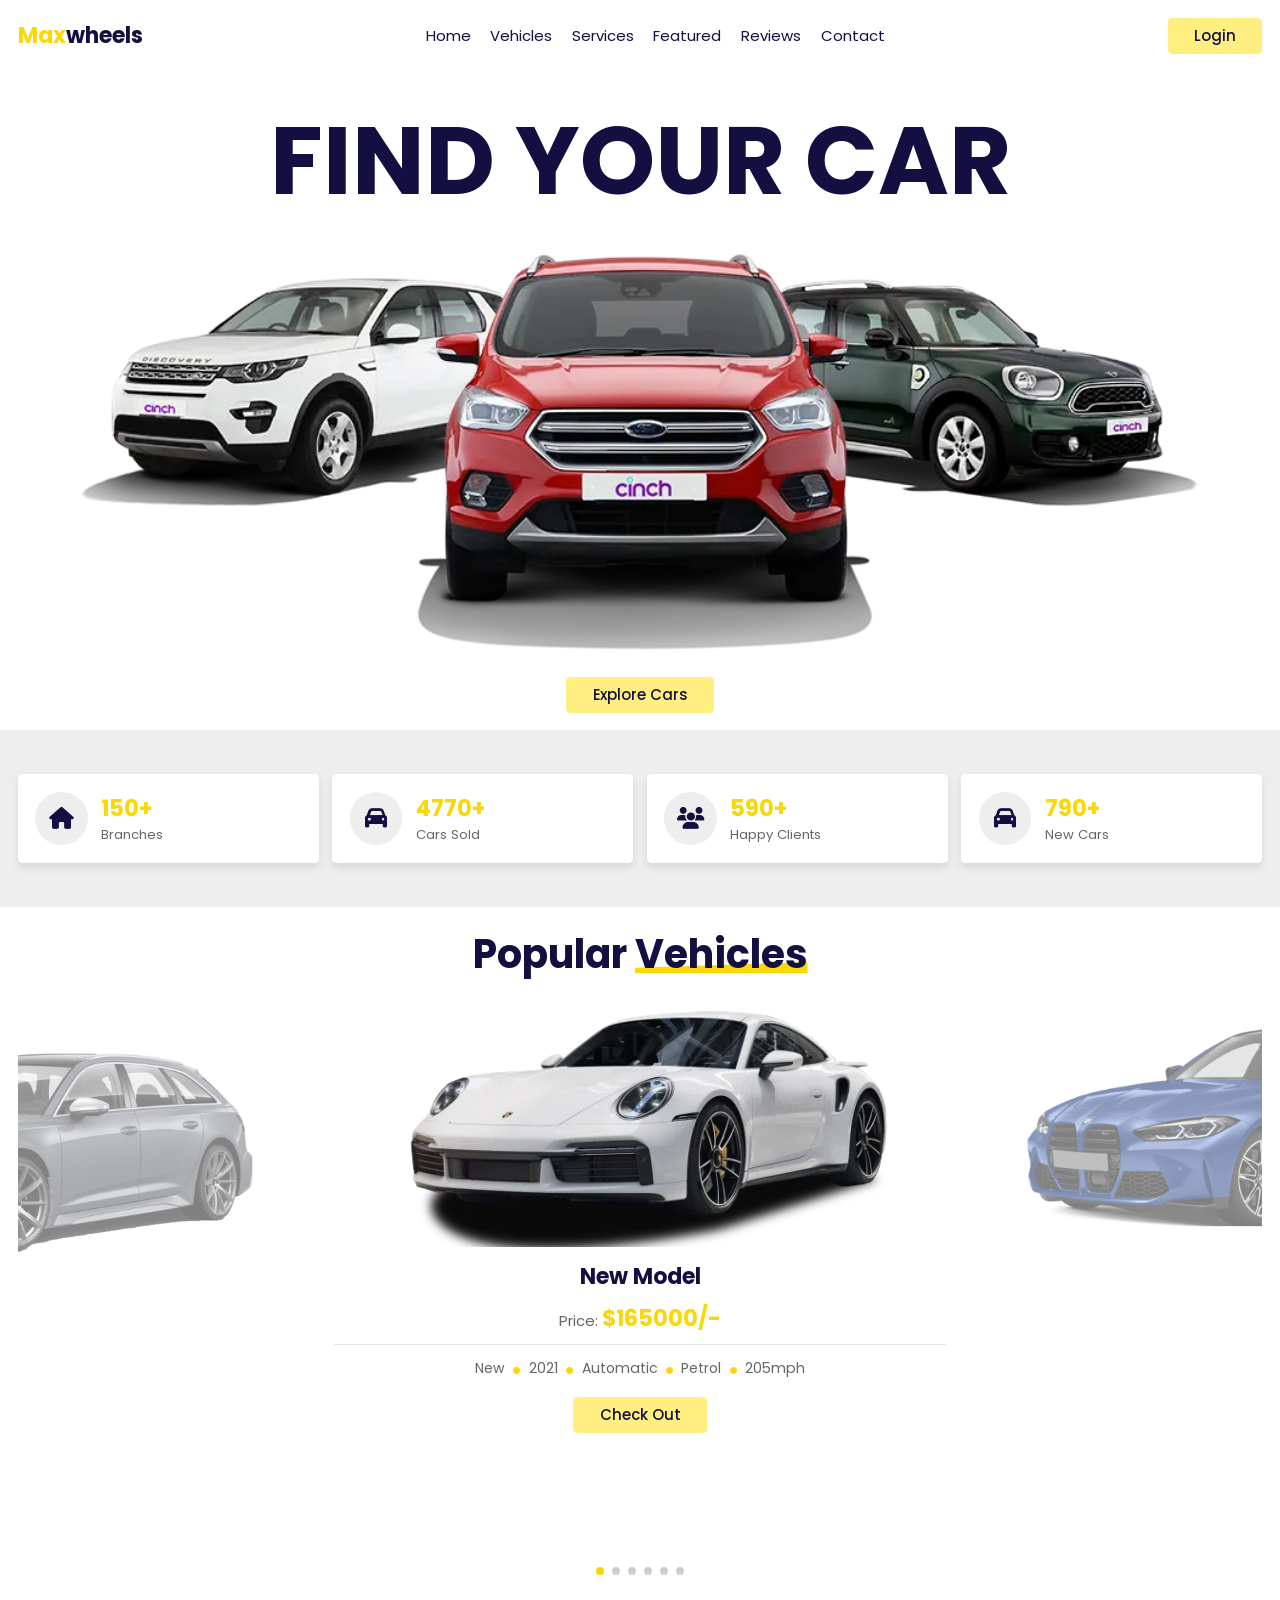
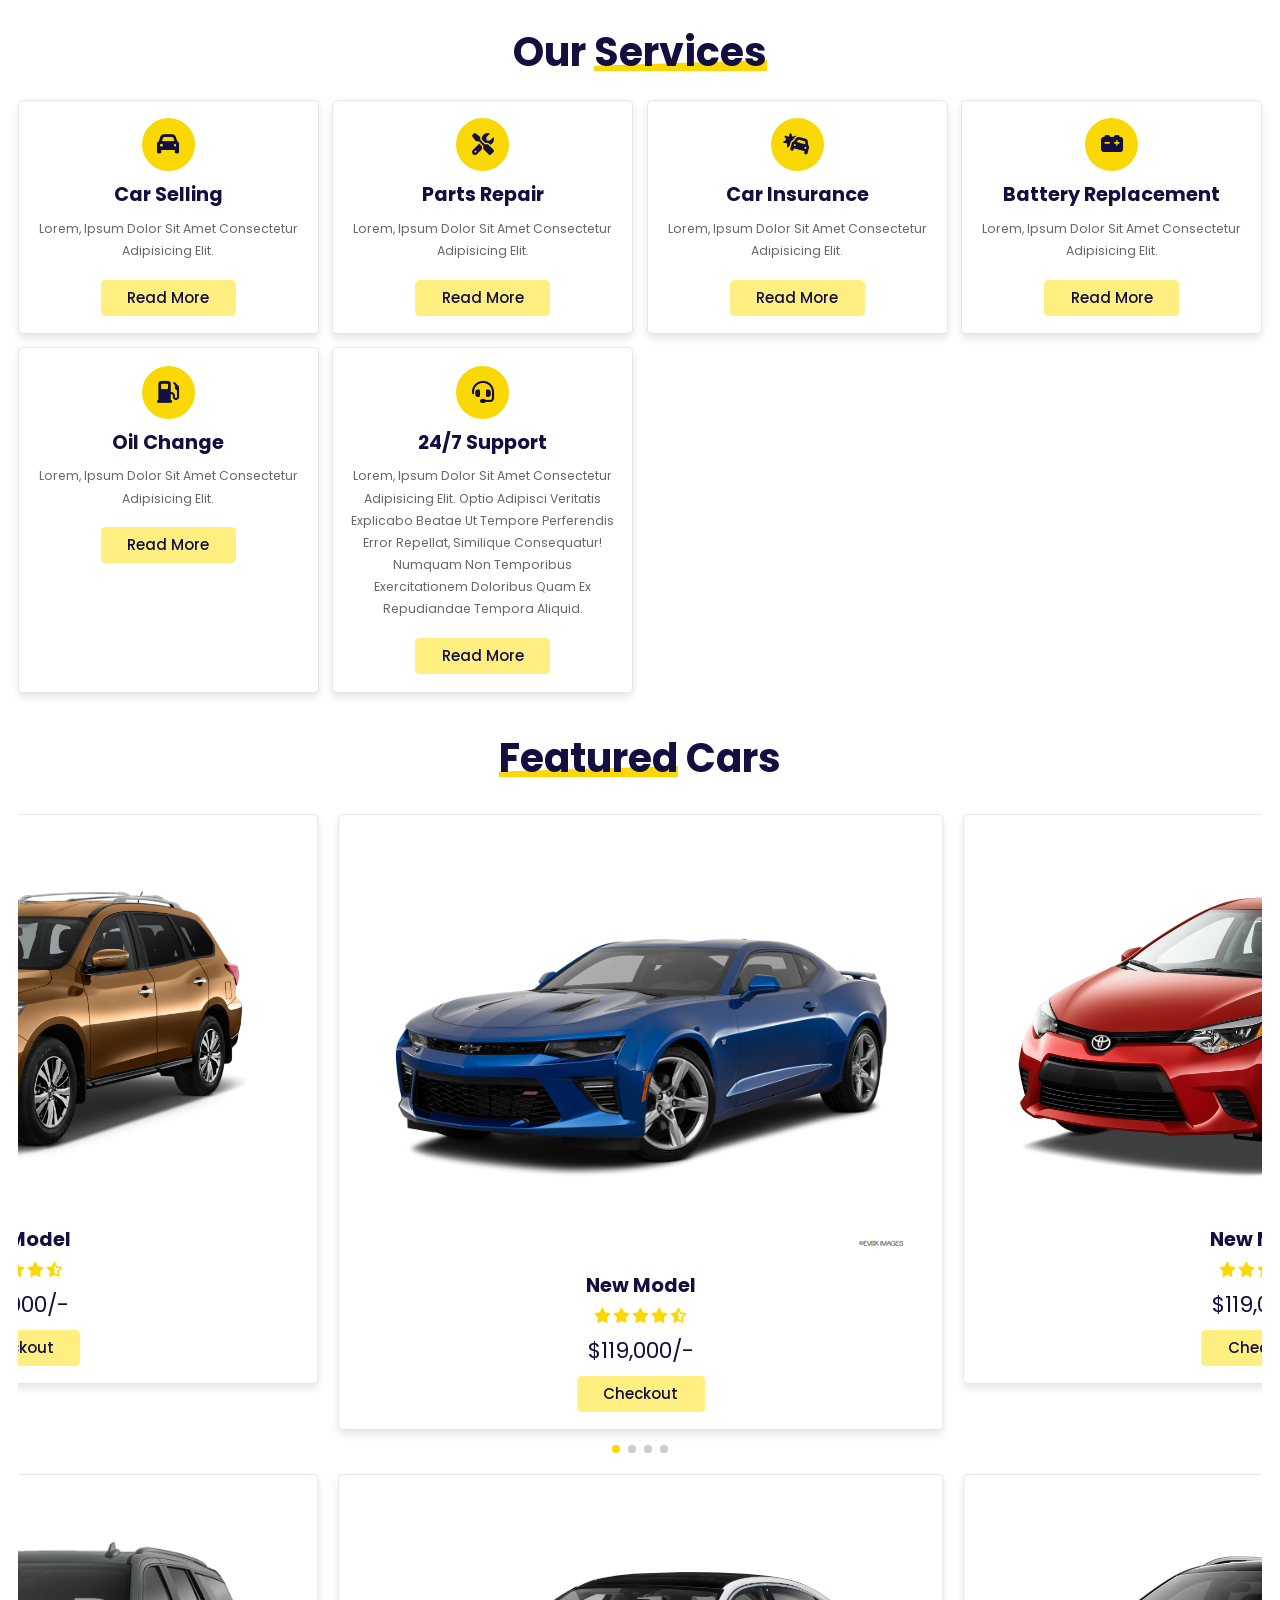
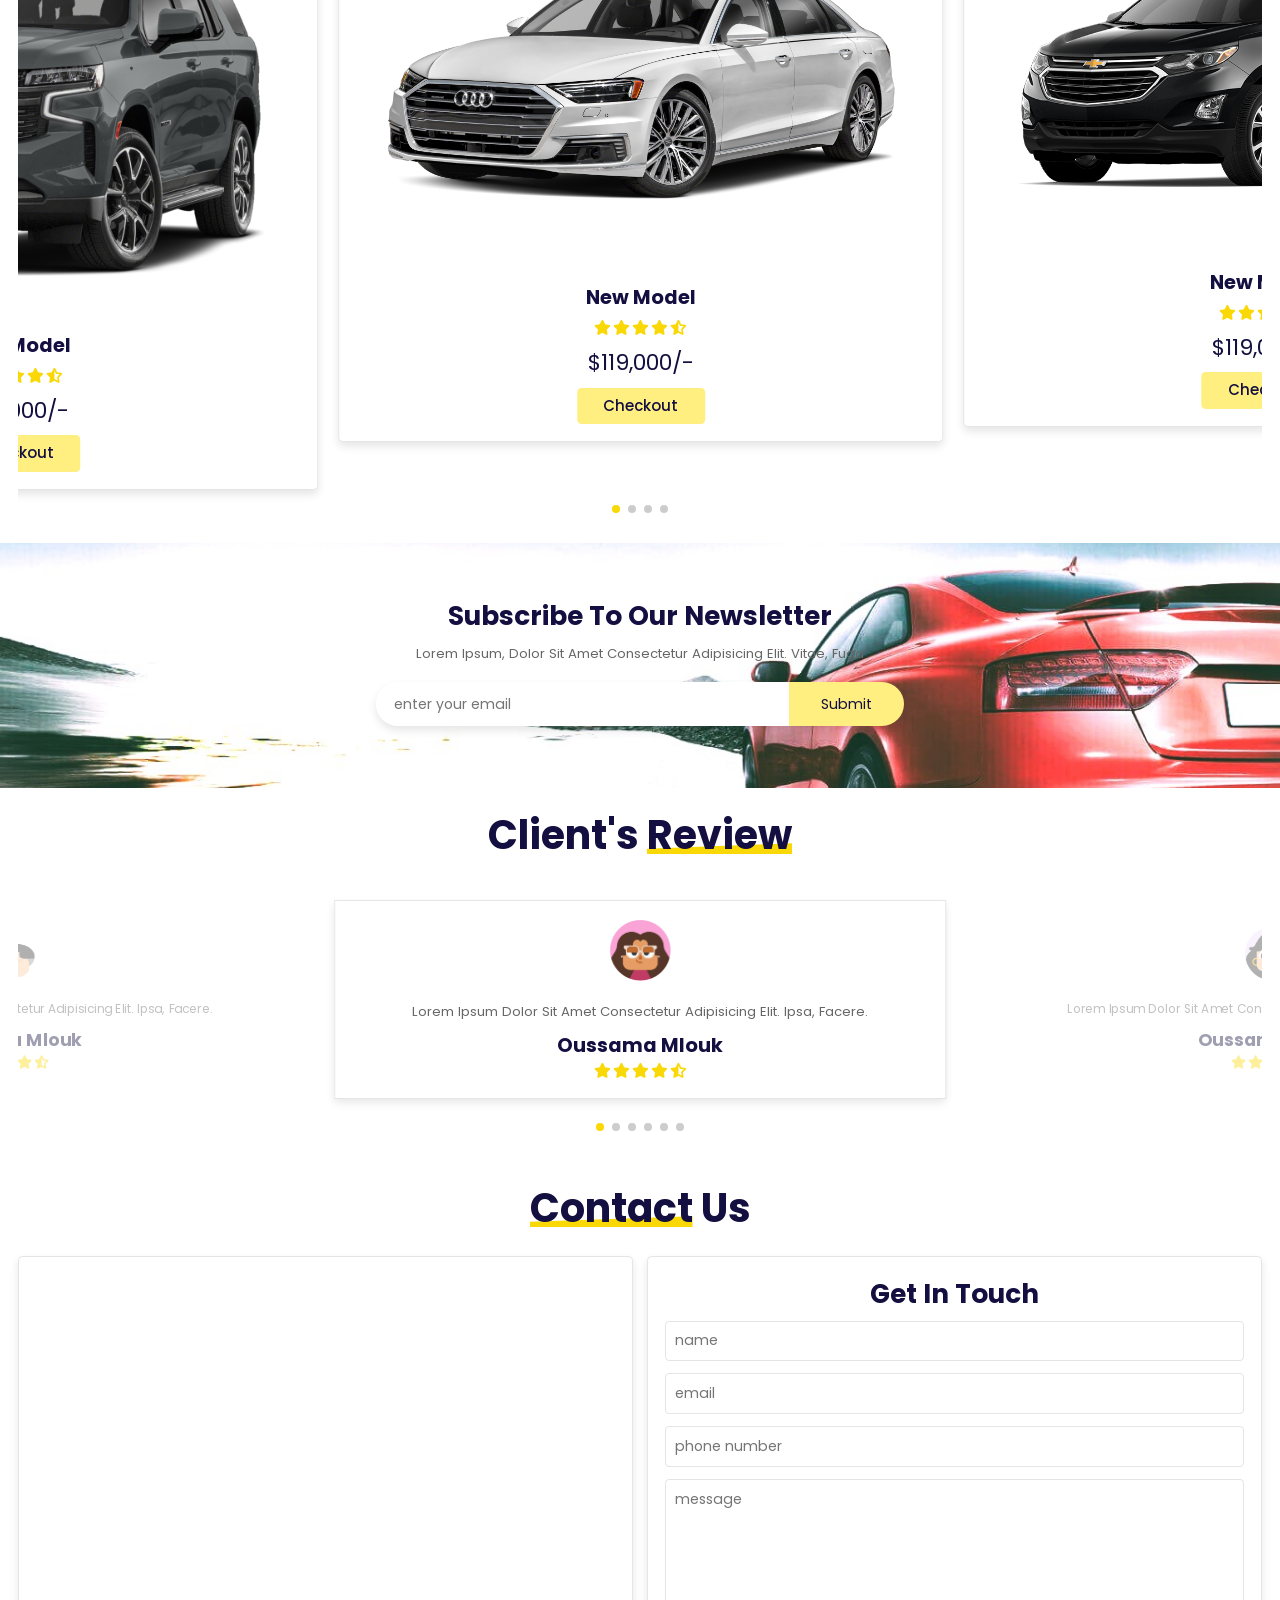
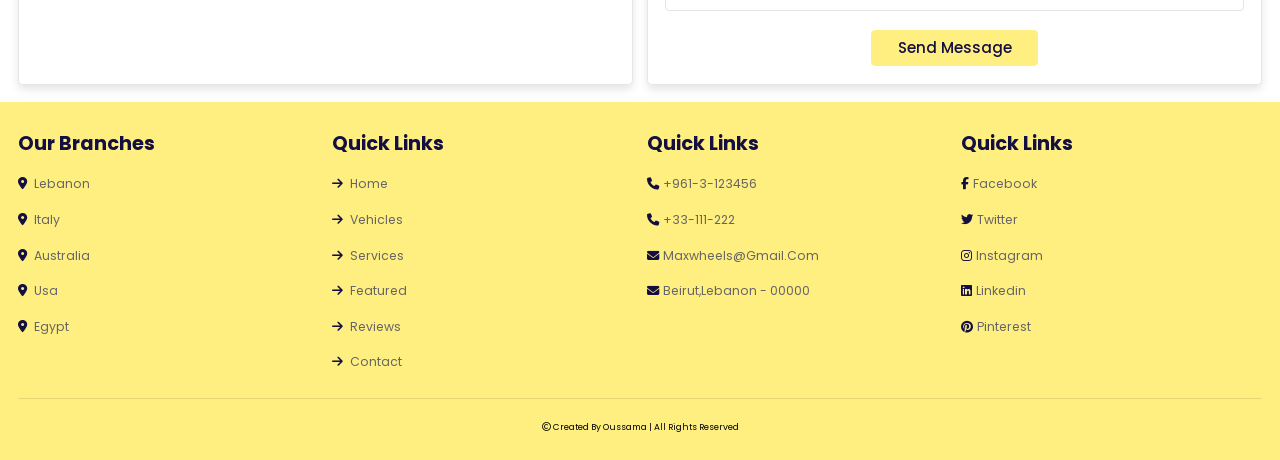
<file: index.html>
<!DOCTYPE html>
<html lang="en">
  <head>
    <meta charset="UTF-8" />
    <meta name="viewport" content="width=device-width, initial-scale=1.0" />
    <title>Car Selling Website</title>
    <link
      rel="stylesheet"
      href="https://cdn.jsdelivr.net/npm/swiper@11/swiper-bundle.min.css"
    />
    <link
      rel="stylesheet"
      href="https://cdnjs.cloudflare.com/ajax/libs/font-awesome/6.5.1/css/all.min.css"
    />
    <link rel="stylesheet" href="css/style.css" />
  </head>
  <body>
    <header class="header">
      <div id="menu-btn" class="fas fa-bars"></div>
      <a href="#" class="logo"><span>max</span>wheels</a>
      <nav class="navbar">
        <a href="#home">home</a>
        <a href="#vehicles">vehicles</a>
        <a href="#services">services</a>
        <a href="#featured">featured</a>
        <a href="#reviews">reviews</a>
        <a href="#contact">contact</a>
      </nav>
      <div id="login-btn">
        <button class="btn">login</button>
        <i class="far fa-user"></i>
      </div>
    </header>
    <!--header section ends-->

    <!--login form-->

    <div class="login-form-container">
      <span class="fas fa-times" id="close-login-form"></span>

      <form action="">
        <h3>user login</h3>
        <input type="email" placeholder="email" class="box" />
        <input type="password" placeholder="password" class="box" />
        <p>forgot your password? <a href="#">Click Here</a></p>
        <input type="submit" value="login now" class="btn" />
        <p>or login with</p>
        <div class="buttons">
          <a href="#" class="btn">google</a>
          <a href="#" class="btn">facebook</a>
        </div>
        <p>don't have an account? <a href="#">Sign up</a></p>
      </form>
    </div>

    <!--home section-->

    <section class="home" id="home">
      <h1 class="home-parallax" data-speed="-2">find your car</h1>
      <img
        class="home-parallax"
        data-speed="5"
        src="./assets/home.png"
        alt=""
      />
      <a href="#" class="btn home-parallax" data-speed="7"> explore cars </a>
    </section>

    <!--icons section-->

    <section class="icons-container">
      <div class="icons">
        <i class="fas fa-home"></i>
        <div class="content">
          <h3>150+</h3>
          <p>branches</p>
        </div>
      </div>

      <div class="icons">
        <i class="fas fa-car"></i>
        <div class="content">
          <h3>4770+</h3>
          <p>cars sold</p>
        </div>
      </div>

      <div class="icons">
        <i class="fas fa-users"></i>
        <div class="content">
          <h3>590+</h3>
          <p>happy clients</p>
        </div>
      </div>

      <div class="icons">
        <i class="fas fa-car"></i>
        <div class="content">
          <h3>790+</h3>
          <p>new cars</p>
        </div>
      </div>
    </section>

    <!--vehicles section-->

    <section class="vehicles" id="vehicles">
      <h1 class="heading">popular <span>vehicles</span></h1>

      <div class="swiper vehicles-slider">
        <div class="swiper-wrapper">
          <div class="swiper-slide box">
            <img src="./assets/vehicles/turbo s.png" alt="porsche" />
            <div class="content">
              <h3>new model</h3>
              <div class="price"><span>price: </span> $165000/-</div>
              <p>
                new
                <span class="fas fa-circle"></span> 2021
                <span class="fas fa-circle"></span> automatic
                <span class="fas fa-circle"></span> petrol
                <span class="fas fa-circle"></span> 205mph
              </p>
              <a href="#" class="btn">check out</a>
            </div>
          </div>

          <div class="swiper-slide box">
            <img src="./assets/vehicles/m3.png" alt="porsche" />
            <div class="content">
              <h3>new model</h3>
              <div class="price"><span>price: </span> $73999/-</div>
              <p>
                new
                <span class="fas fa-circle"></span> 2022
                <span class="fas fa-circle"></span> automatic
                <span class="fas fa-circle"></span> petrol
                <span class="fas fa-circle"></span> 155mph
              </p>
              <a href="#" class="btn">check out</a>
            </div>
          </div>

          <div class="swiper-slide box">
            <img src="./assets/vehicles/multivan.png" alt="porsche" />
            <div class="content">
              <h3>new model</h3>
              <div class="price"><span>price: </span> $73999/-</div>
              <p>
                new
                <span class="fas fa-circle"></span> 2024
                <span class="fas fa-circle"></span> manual
                <span class="fas fa-circle"></span> diesel
                <span class="fas fa-circle"></span> 134mph
              </p>
              <a href="#" class="btn">check out</a>
            </div>
          </div>

          <div class="swiper-slide box">
            <img src="./assets/vehicles/sportage.png" alt="porsche" />
            <div class="content">
              <h3>new model</h3>
              <div class="price"><span>price: </span> $24795/-</div>
              <p>
                new
                <span class="fas fa-circle"></span> 2019
                <span class="fas fa-circle"></span> automatic
                <span class="fas fa-circle"></span> petrol
                <span class="fas fa-circle"></span> 112mph
              </p>
              <a href="#" class="btn">check out</a>
            </div>
          </div>

          <div class="swiper-slide box">
            <img src="./assets/vehicles/amg.png" alt="porsche" />
            <div class="content">
              <h3>new model</h3>
              <div class="price"><span>price: </span> $116,895/-</div>
              <p>
                new
                <span class="fas fa-circle"></span> 2020
                <span class="fas fa-circle"></span> automatic
                <span class="fas fa-circle"></span> petrol
                <span class="fas fa-circle"></span> 189mph
              </p>
              <a href="#" class="btn">check out</a>
            </div>
          </div>

          <div class="swiper-slide box">
            <img src="./assets/vehicles/rs6.png" alt="porsche" />
            <div class="content">
              <h3>new model</h3>
              <div class="price"><span>price: </span> $117,595/-</div>
              <p>
                new
                <span class="fas fa-circle"></span> 2022
                <span class="fas fa-circle"></span> automatic
                <span class="fas fa-circle"></span> petrol
                <span class="fas fa-circle"></span> 191mph
              </p>
              <a href="#" class="btn">check out</a>
            </div>
          </div>
        </div>

        <div class="swiper-pagination"></div>
      </div>
    </section>

    <!--services section-->

    <section class="services" id="services">
      <h1 class="heading">our <span>services</span></h1>
      <div class="box-container">
        <div class="box">
          <i class="fas fa-car"></i>
          <h3>car selling</h3>
          <p>Lorem, ipsum dolor sit amet consectetur adipisicing elit.</p>
          <a href="#" class="btn">read more</a>
        </div>

        <div class="box">
          <i class="fas fa-tools"></i>
          <h3>parts repair</h3>
          <p>Lorem, ipsum dolor sit amet consectetur adipisicing elit.</p>
          <a href="#" class="btn">read more</a>
        </div>

        <div class="box">
          <i class="fas fa-car-crash"></i>
          <h3>car insurance</h3>
          <p>Lorem, ipsum dolor sit amet consectetur adipisicing elit.</p>
          <a href="#" class="btn">read more</a>
        </div>

        <div class="box">
          <i class="fas fa-car-battery"></i>
          <h3>battery replacement</h3>
          <p>Lorem, ipsum dolor sit amet consectetur adipisicing elit.</p>
          <a href="#" class="btn">read more</a>
        </div>

        <div class="box">
          <i class="fas fa-gas-pump"></i>
          <h3>oil change</h3>
          <p>Lorem, ipsum dolor sit amet consectetur adipisicing elit.</p>
          <a href="#" class="btn">read more</a>
        </div>

        <div class="box">
          <i class="fas fa-headset"></i>
          <h3>24/7 support</h3>
          <p>
            Lorem, ipsum dolor sit amet consectetur adipisicing elit. Optio
            adipisci veritatis explicabo beatae ut tempore perferendis error
            repellat, similique consequatur! Numquam non temporibus
            exercitationem doloribus quam ex repudiandae tempora aliquid.
          </p>
          <a href="#" class="btn">read more</a>
        </div>
      </div>
    </section>

    <!--featured section-->

    <section class="featured" id="featured">
      <h1 class="heading"><span>featured</span> cars</h1>
      <div class="swiper featured-slider">
        <div class="swiper-wrapper">
          <div class="swiper-slide box">
            <img src="./assets/vehicles/camaro.png" alt="" />
            <h3>new model</h3>
            <div class="stars">
              <i class="fas fa-star"></i>
              <i class="fas fa-star"></i>
              <i class="fas fa-star"></i>
              <i class="fas fa-star"></i>
              <i class="fas fa-star-half-alt"></i>
            </div>
            <div class="price">$119,000/-</div>
            <a href="#" class="btn">checkout</a>
          </div>

          <div class="swiper-slide box">
            <img src="./assets/vehicles/corolla.png" alt="" />
            <h3>new model</h3>
            <div class="stars">
              <i class="fas fa-star"></i>
              <i class="fas fa-star"></i>
              <i class="fas fa-star"></i>
              <i class="fas fa-star"></i>
              <i class="fas fa-star-half-alt"></i>
            </div>
            <div class="price">$119,000/-</div>
            <a href="#" class="btn">checkout</a>
          </div>

          <div class="swiper-slide box">
            <img src="./assets/vehicles/tundra.png" alt="" />
            <h3>new model</h3>
            <div class="stars">
              <i class="fas fa-star"></i>
              <i class="fas fa-star"></i>
              <i class="fas fa-star"></i>
              <i class="fas fa-star"></i>
              <i class="fas fa-star-half-alt"></i>
            </div>
            <div class="price">$119,000/-</div>
            <a href="#" class="btn">checkout</a>
          </div>

          <div class="swiper-slide box">
            <img src="./assets/vehicles/pathfinder.png" alt="" />
            <h3>new model</h3>
            <div class="stars">
              <i class="fas fa-star"></i>
              <i class="fas fa-star"></i>
              <i class="fas fa-star"></i>
              <i class="fas fa-star"></i>
              <i class="fas fa-star-half-alt"></i>
            </div>
            <div class="price">$119,000/-</div>
            <a href="#" class="btn">checkout</a>
          </div>
        </div>

        <div class="swiper-pagination"></div>
      </div>

      <div class="swiper featured-slider">
        <div class="swiper-wrapper">
          <div class="swiper-slide box">
            <img src="./assets/vehicles/audi a8.png" alt="" />
            <h3>new model</h3>
            <div class="stars">
              <i class="fas fa-star"></i>
              <i class="fas fa-star"></i>
              <i class="fas fa-star"></i>
              <i class="fas fa-star"></i>
              <i class="fas fa-star-half-alt"></i>
            </div>
            <div class="price">$119,000/-</div>
            <a href="#" class="btn">checkout</a>
          </div>

          <div class="swiper-slide box">
            <img src="./assets/vehicles/equinox.png" alt="" />
            <h3>new model</h3>
            <div class="stars">
              <i class="fas fa-star"></i>
              <i class="fas fa-star"></i>
              <i class="fas fa-star"></i>
              <i class="fas fa-star"></i>
              <i class="fas fa-star-half-alt"></i>
            </div>
            <div class="price">$119,000/-</div>
            <a href="#" class="btn">checkout</a>
          </div>

          <div class="swiper-slide box">
            <img src="./assets/vehicles/rio.png" alt="" />
            <h3>new model</h3>
            <div class="stars">
              <i class="fas fa-star"></i>
              <i class="fas fa-star"></i>
              <i class="fas fa-star"></i>
              <i class="fas fa-star"></i>
              <i class="fas fa-star-half-alt"></i>
            </div>
            <div class="price">$119,000/-</div>
            <a href="#" class="btn">checkout</a>
          </div>

          <div class="swiper-slide box">
            <img src="./assets/vehicles/tahoe.png" alt="" />
            <h3>new model</h3>
            <div class="stars">
              <i class="fas fa-star"></i>
              <i class="fas fa-star"></i>
              <i class="fas fa-star"></i>
              <i class="fas fa-star"></i>
              <i class="fas fa-star-half-alt"></i>
            </div>
            <div class="price">$119,000/-</div>
            <a href="#" class="btn">checkout</a>
          </div>
        </div>

        <div class="swiper-pagination"></div>
      </div>
    </section>

    <!--newsletter section-->

    <section class="newsletter">
      <h3>subscribe to our newsletter</h3>

      <p>
        Lorem ipsum, dolor sit amet consectetur adipisicing elit. Vitae, fuga
      </p>
      <form action="">
        <input type="email" placeholder="enter your email" />
        <input type="submit" class="subscribe" />
      </form>
    </section>

    <!--review section-->

    <section class="reviews" id="reviews">
      <h1 class="heading">client's <span>review</span></h1>
      <div class="swiper reviews-slider">
        <div class="swiper-wrapper">
          <div class="swiper-slide box">
            <img src="./assets/reviews/1.jpg" alt="" />
            <div class="content">
              <p>
                Lorem ipsum dolor sit amet consectetur adipisicing elit. Ipsa,
                facere.
              </p>
              <h3>Oussama Mlouk</h3>
              <div class="stars">
                <i class="fas fa-star"></i>
                <i class="fas fa-star"></i>
                <i class="fas fa-star"></i>
                <i class="fas fa-star"></i>
                <i class="fas fa-star-half-alt"></i>
              </div>
            </div>
          </div>

          <div class="swiper-slide box">
            <img src="./assets/reviews/2.jpg" alt="" />
            <div class="content">
              <p>
                Lorem ipsum dolor sit amet consectetur adipisicing elit. Ipsa,
                facere.
              </p>
              <h3>Oussama Mlouk</h3>
              <div class="stars">
                <i class="fas fa-star"></i>
                <i class="fas fa-star"></i>
                <i class="fas fa-star"></i>
                <i class="fas fa-star"></i>
                <i class="fas fa-star-half-alt"></i>
              </div>
            </div>
          </div>

          <div class="swiper-slide box">
            <img src="./assets/reviews/3.jpg" alt="" />
            <div class="content">
              <p>
                Lorem ipsum dolor sit amet consectetur adipisicing elit. Ipsa,
                facere.
              </p>
              <h3>Oussama Mlouk</h3>
              <div class="stars">
                <i class="fas fa-star"></i>
                <i class="fas fa-star"></i>
                <i class="fas fa-star"></i>
                <i class="fas fa-star"></i>
                <i class="fas fa-star-half-alt"></i>
              </div>
            </div>
          </div>

          <div class="swiper-slide box">
            <img src="./assets/reviews/4.png" alt="" />
            <div class="content">
              <p>
                Lorem ipsum dolor sit amet consectetur adipisicing elit. Ipsa,
                facere.
              </p>
              <h3>Oussama Mlouk</h3>
              <div class="stars">
                <i class="fas fa-star"></i>
                <i class="fas fa-star"></i>
                <i class="fas fa-star"></i>
                <i class="fas fa-star"></i>
                <i class="fas fa-star-half-alt"></i>
              </div>
            </div>
          </div>

          <div class="swiper-slide box">
            <img src="./assets/reviews/5.png" alt="" />
            <div class="content">
              <p>
                Lorem ipsum dolor sit amet consectetur adipisicing elit. Ipsa,
                facere.
              </p>
              <h3>Oussama Mlouk</h3>
              <div class="stars">
                <i class="fas fa-star"></i>
                <i class="fas fa-star"></i>
                <i class="fas fa-star"></i>
                <i class="fas fa-star"></i>
                <i class="fas fa-star-half-alt"></i>
              </div>
            </div>
          </div>

          <div class="swiper-slide box">
            <img src="./assets/reviews/6.png" alt="" />
            <div class="content">
              <p>
                Lorem ipsum dolor sit amet consectetur adipisicing elit. Ipsa,
                facere.
              </p>
              <h3>Oussama Mlouk</h3>
              <div class="stars">
                <i class="fas fa-star"></i>
                <i class="fas fa-star"></i>
                <i class="fas fa-star"></i>
                <i class="fas fa-star"></i>
                <i class="fas fa-star-half-alt"></i>
              </div>
            </div>
          </div>
        </div>

        <div class="swiper-pagination"></div>
      </div>
    </section>

    <!--contact section-->

    <section class="contact" id="contact">
      <h1 class="heading"><span>contact</span> us</h1>

      <div class="row">
        <iframe
          class="map"
          src="https://www.google.com/maps/embed?pb=!1m18!1m12!1m3!1d52992.27058044005!2d35.50428230000001!3d33.88921830000001!2m3!1f0!2f0!3f0!3m2!1i1024!2i768!4f13.1!3m3!1m2!1s0x151f17215880a78f%3A0x729182bae99836b4!2sBeirut!5e0!3m2!1sen!2slb!4v1704628060052!5m2!1sen!2slb"
          loading="lazy"
          referrerpolicy="no-referrer-when-downgrade"
        ></iframe>

        <form action="">
            <h3>get in touch</h3>
            <input type="text" placeholder="name" class="box">
            <input type="email" placeholder="email" class="box">
            <input type="number" placeholder="phone number" class="box">
            <textarea placeholder="message" class="box" cols="30" rows="10"></textarea>
            <input type="submit" value="send message" class="btn">
        </form>

      </div>
    </section>

    <!--footer section-->

    <section class="footer">

        <div class="box-container">

            <div class="box">
                <h3>our branches</h3>
                <a href="#"><i class="fas fa-map-marker-alt"></i> lebanon</a>
                <a href="#"><i class="fas fa-map-marker-alt"></i> italy</a>
                <a href="#"><i class="fas fa-map-marker-alt"></i> australia</a>
                <a href="#"><i class="fas fa-map-marker-alt"></i> usa</a>
                <a href="#"><i class="fas fa-map-marker-alt"></i> egypt</a>
            </div>

            <div class="box">
                <h3>quick links</h3>
                <a href="#"><i class="fas fa-arrow-right"></i> home</a>
                <a href="#"><i class="fas fa-arrow-right"></i> vehicles</a>
                <a href="#"><i class="fas fa-arrow-right"></i> services</a>
                <a href="#"><i class="fas fa-arrow-right"></i> featured</a>
                <a href="#"><i class="fas fa-arrow-right"></i> reviews</a>
                <a href="#"><i class="fas fa-arrow-right"></i> contact</a>
            </div>

            <div class="box">
                <h3>quick links</h3>
                <a href="#"><i class="fas fa-phone"></i>+961-3-123456</a>
                <a href="#"><i class="fas fa-phone"></i>+33-111-222</a>
                <a href="#"><i class="fas fa-envelope"></i>maxwheels@gmail.com</a>
                <a href="#"><i class="fas fa-envelope"></i>beirut,lebanon - 00000</a>
            </div>

            <div class="box">
                <h3>quick links</h3>
                <a href="#"><i class="fab fa-facebook-f"></i>facebook</a>
                <a href="#"><i class="fab fa-twitter"></i>twitter</a>
                <a href="#"><i class="fab fa-instagram"></i>instagram</a>
                <a href="#"><i class="fab fa-linkedin"></i>linkedin</a>
                <a href="#"><i class="fab fa-pinterest"></i>pinterest</a>
            </div>

        </div>

        <div class="credit"><i class="fa-regular fa-copyright"></i> created by Oussama | all rights reserved</div>

    </section>




    <script src="https://cdn.jsdelivr.net/npm/swiper@11/swiper-bundle.min.js"></script>

    <script src="javascript/script.js"></script>
  </body>
</html>
</file>
<file: css/style.css>
@import url("https://fonts.googleapis.com/css2?family=Poppins:ital,wght@0,100;0,400;0,500;0,600;1,300&display=swap");
:root {
  --yellow: #f9d806;
  --light-yellow: #ffee80;
  --black: #130f40;
  --light-color: #666;
  --border: 0.1rem solid rgba(0, 0, 0, 0.1);
  --box-shadow: 0 0.5rem 1rem rgba(0, 0, 0, 0.1);
}
* {
  font-family: "Poppins", sans-serif;
  margin: 0;
  padding: 0;
  box-sizing: border-box;
  outline: none;
  border: none;
  text-decoration: none;
  text-transform: capitalize;
  transition: all 0.2s linear;
}

html {
  font-size: 62.5%;
  overflow-x: hidden;
  scroll-padding-top: 7rem;
  scroll-behavior: smooth;
}

section {
  padding: 2rem 9%;
}

.heading {
  text-align: center;
  padding-bottom: 2rem;
  font-size: 4.5rem;
  color: var(--black);
}

.heading span {
  position: relative;
  z-index: 0;
}

.heading span::before {
  content: "";
  position: absolute;
  bottom: 1rem;
  left: 0;
  height: 100%;
  width: 100%;
  z-index: -1;
  background: var(--yellow);
  clip-path: polygon(0 90%, 100% 80%, 100% 100%, 0% 100%);
}

.btn {
  display: inline-block;
  margin-top: 1rem;
  border-radius: 0.5rem;
  background: var(--light-yellow);
  color: var(--black);
  font-weight: 500;
  font-size: 1.7rem;
  cursor: pointer;
  padding: 0.8rem 3rem;
}

.btn:hover {
  background: var(--yellow);
}

.header {
  position: fixed;
  top: 0;
  right: 0;
  left: 0;
  z-index: 999;
  background: #fff;
  display: flex;
  align-items: center;
  justify-content: space-between;
  padding: 3rem 9%;
}
.header .logo {
  font-size: 2.5rem;
  color: var(--black);
  font-weight: bolder;
}

.header .logo span {
  color: var(--yellow);
}
.header .navbar a {
  font-size: 1.7rem;
  margin: 0 1rem;
  color: var(--black);
}

.header .navbar a:hover {
  color: var(--yellow);
}

.header .btn {
  margin-top: 0;
}

.header #login-btn i {
  font-size: 2.5rem;
  color: var(--light-color);
  cursor: pointer;
  display: none;
}

#menu-btn {
  font-size: 2.5rem;
  color: var(--light-color);
  cursor: pointer;
  display: none;
}

.header.active {
  box-shadow: var(--box-shadow);
  padding: 2rem 95;
}

.login-form-container {
  position: fixed;
  top: -105%;
  left: 0;
  z-index: 1000;
  height: 100%;
  width: 100%;
  background: rgba(255, 255, 255, 0.9);
  display: flex;
  justify-content: center;
  align-items: center;
  opacity: 0;
}

.login-form-container.active {
  top: 0;
  opacity: 1;
}

.login-form-container form {
  padding: 2rem;
  margin: 2rem;
  border-radius: 0.5rem;
  box-shadow: var(--box-shadow);
  background: #fff;
  border: var(--border);
  text-align: center;
  width: 40rem;
}
.login-form-container form .buttons {
  display: flex;
  align-items: center;
  gap: 1rem;
}
.login-form-container form .btn {
  display: block;
  width: 100%;
  margin: 0.5rem 0;
}

.login-form-container form h3 {
  color: var(--black);
  font-size: 2.5rem;
  padding-bottom: 1rem;
  text-transform: uppercase;
}

.login-form-container form .box {
  margin: 0.7rem 0;
  width: 100%;
  text-transform: none;
  color: var(--black);
  font-size: 1.6rem;
  padding: 1rem 1.2rem;
  border: var(--border);
  border-radius: 0.5rem;
}

.login-form-container form p {
  padding: 1rem 0;
  font-size: 1.5rem;
  color: var(--light-color);
}

.login-form-container form p a {
  color: var(--yellow);
  text-transform: uppercase;
}

.login-form-container #close-login-form {
  position: absolute;
  top: 1.5rem;
  right: 2.5rem;
  color: var(--black);
  font-size: 5rem;
  cursor: pointer;
}

.home {
  padding-top: 10rem;
  text-align: center;
  overflow: hidden;
}

.home h1 {
  font-size: 7.5vw;
  text-transform: uppercase;
  color: var(--black);
}

.home img {
  width: 100%;
  margin: 1rem 0;
}

.icons-container {
  padding-top: 5rem;
  padding-bottom: 5rem;
  display: grid;
  grid-template-columns: repeat(auto-fit, minmax(25rem, 1fr));
  gap: 1.5rem;
  background: #eee;
}

.icons-container .icons {
  display: flex;
  align-items: center;
  gap: 1.5rem;
  padding: 2rem;
  background: #fff;
  box-shadow: var(--box-shadow);
  border-radius: 0.5rem;
}

.icons-container .icons i {
  height: 6rem;
  width: 6rem;
  line-height: 6rem;
  font-size: 2.5rem;
  border-radius: 50%;
  background: #eee;
  color: var(--black);
  text-align: center;
}

.icons-container .icons .content h3 {
  color: var(--yellow);
  font-size: 2.5rem;
}

.icons-container .icons .content p {
  color: var(--light-color);
  font-size: 1.5rem;
}

.icons-container .icons:hover {
  background: var(--black);
}

.icons-container .icons:hover i {
  background: var(--yellow);
}

.icons-container .icons:hover .content h3 {
  color: #fff;
}

.icons-container .icons:hover .content p {
  color: #eee;
}

.vehicles .vehicles-slider {
  padding-bottom: 5rem;
}
.vehicles .vehicles-slider .box {
  text-align: center;
}

.vehicles .vehicles-slider .box img {
  width: 100%;
  opacity: 0.5;
  transform: scale(0.8);
}

.vehicles .vehicles-slider .box .content {
  transform: scale(0);
  padding-top: 1rem;
}

.vehicles .vehicles-slider .swiper-slide-active img {
  opacity: 1;
  transform: scale(1);
}

.vehicles .vehicles-slider .swiper-slide-active .content {
  transform: scale(1);
}

.vehicles .vehicles-slider .box .content h3 {
  font-size: 2.5rem;
  color: var(--black);
}

.vehicles .vehicles-slider .box .content .price {
  font-size: 2.5rem;
  color: var(--yellow);
  padding: 1rem 0;
  font-weight: bolder;
}

.vehicles .vehicles-slider .box .content .price span {
  font-size: 1.7rem;
  color: var(--light-color);
  font-weight: normal;
}

.vehicles .vehicles-slider .box .content p {
  font-size: 1.6rem;
  padding: 1rem;
  padding-top: 1.5rem;
  border-top: var(--border);
  color: var(--light-color);
}

.vehicles .vehicles-slider .box .content p span {
  color: var(--yellow);
  font-size: 0.8rem;
  padding: 0 0.5rem;
}

.swiper-pagination-bullet-active {
  background: var(--yellow);
}

.services .box-container {
  display: grid;
  grid-template-columns: repeat(auto-fit, minmax(30rem, 1fr));
  gap: 1.5rem;
}

.services .box-container .box {
  text-align: center;
  padding: 2rem;
  border-radius: 0.5rem;
  box-shadow: var(--box-shadow);
  border: var(--border);
}

.services .box-container .box i {
  height: 6rem;
  width: 6rem;
  line-height: 6rem;
  font-size: 2.5rem;
  color: var(--black);
  background: var(--yellow);
  border-radius: 50%;
  margin-bottom: 1rem;
}

.services .box-container .box h3 {
  color: var(--black);
  font-size: 2.2rem;
}

.services .box-container .box p {
  color: var(--light-color);
  font-size: 1.4rem;
  padding: 1rem 0;
  line-height: 1.8;
}

.services .box-container .box:hover {
  background: var(--black);
}

.services .box-container .box:hover h3 {
  color: #fff;
}

.services .box-container .box:hover p {
  color: #eee;
}

.featured .featured-slider{
    padding: 1rem;
    padding-bottom: 4rem;

}

.featured .featured-slider .box{
    text-align: center;
    padding: 2rem;
    box-shadow: var(--box-shadow);
    border: var(--border);
    border-radius: .5rem;
}

.featured .featured-slider .box img{
    /* height: 13rem; */
  width: 100%;
  padding: 2rem;
}

.featured .featured-slider .box:hover img{
    transform: scale(.9);
}

.featured .featured-slider .box h3{
    font-size: 2.2rem;
    color: var(--black);
    
}

.featured .featured-slider .box .stars{
    padding: 1rem 0;
}

.featured .featured-slider .box .stars i{
    font-size: 1.7rem;
    color: var(--yellow);

}

.featured .featured-slider .box .price{
    font-size: 2.5rem;
    color: var(--black);
}

.newsletter{
    padding: 6rem 2rem;
    text-align: center;
background: url(../assets/car-banner1.jpg);
    background-position: center;
    background-size: cover;
    /* opacity: 0.4; */
}

.newsletter h3{
    color: var(--black);
    font-size: 3rem ;

}

.newsletter p{
    color: var(--light-color);
    font-size: 1.5rem;
    padding: 1rem 0;
}

.newsletter form{
    margin: 1rem auto;
    max-width: 60rem;
    height: 5rem;
    display: flex;
    box-shadow: var(--box-shadow);
    overflow: hidden;
    border-radius: 5rem;
}

.newsletter form input[type="email"]{
    height: 100%;
    width: 100%;
    font-size: 1.6rem;
    color: var(--black);
    text-transform: none;
    padding: 0 2rem;

}

.newsletter form input[type="submit"]{
    height: 100%;
    width: 17rem;
    font-size: 1.6rem;
    color: var(--black);
    background: var(--light-yellow);
    cursor: pointer;

}

.newsletter form input[type="submit"]:hover{
    background: var(--yellow);
}

.reviews .reviews-slider{
    padding-bottom: 3rem;
}

.reviews .reviews-slider .box{
padding: 2rem;
margin: 2rem 0;
text-align: center;
opacity: .4;
transform: scale(.9);
}

.reviews .reviews-slider .swiper-slide-active{
    opacity: 1;
    transform: scale(1);
    box-shadow: var(--box-shadow);
    border: var(--border);
}

.reviews .reviews-slider .box img{
    height: 7rem;
    width: 7rem;
    border-radius: 50%;
    margin-bottom: 1rem;
}

.reviews .reviews-slider .box .content p{
font-size: 1.5rem;
color: var(--light-color);
padding: 1rem 0;

}

.reviews .reviews-slider .box .content h3{
    font-size: 2.2rem;
    color: var(--black);
    padding-bottom: .5rem;
}

.reviews .reviews-slider .box .content .stars i{
    font-size: 1.7rem;
    color: var(--yellow);
}

.contact .row{
display: flex;
flex-wrap: wrap;
gap: 1.5rem;

}

.contact .row .map{
    flex: 1 1 42rem;
    width: 100%;
    padding: 2rem;
    border: var(--border);
    border-radius: .5rem;
    box-shadow: var(--box-shadow);
}

.contact .row form{
    flex: 1 1 42rem;
    padding: 2rem;
    border: var(--border);
    border-radius: .5rem;
    box-shadow: var(--box-shadow);
    text-align: center;
}

.contact .row form h3{
    font-size: 3rem;
    color: var(--black);

}

.contact .row form .box{
 margin: .7rem 0;
 width: 100%;
 border: var(--border);
 padding: 1rem;
 font-size: 1.6rem;
 color: var(--black);
 text-transform: none;
 border-radius: .5rem;

}

.contact .row form textarea{
    height: 15rem ;
    resize: none;

}

.footer{
    background: var(--light-yellow);
}

.footer .box-container{
    display: grid;
    grid-template-columns: repeat(auto-fit,minmax(25rem, 1fr));
    gap:1.5rem;
}

.footer .box-container .box h3{
    color: var(--black);
    font-size: 2.2rem;
    padding: 1rem 0;
}

.footer .box-container .box a{
    color: var(--light-color);
    font-size: 1.4rem;
    display: block;
    padding: 1rem 0;
}

.footer .box-container .box a i{
    padding-right: .5rem;
    color: var(--black);
}

.footer .box-container .box a:hover i{
    padding-right: 2rem;
    color: var(--black);
}

.footer .credit{
   text-align: center;
   border-top: var(--border);
   padding: 1rem;
   padding-top: 2.5rem;
   margin-top:2rem ;
   font-size: 1rem;
}







@media (max-width: 1300px) {
  html {
    font-size: 55%;
  }
  .header {
    padding: 2rem;
  }
  .header.active {
    padding: 2rem;
  }
  section {
    padding: 2rem;
  }
}
@media (max-width: 768px) {
  #menu-btn {
    display: block;
  }

  #menu-btn.fa-times {
    transform: rotate(180deg);
  }

  .header #login-btn i {
    display: block;
  }

  .header #login-btn .btn {
    display: none;
  }

  .header .navbar {
    position: absolute;
    top: 99%;
    left: 0;
    right: 0;
    background: #fff;
    border-top: var(--border);
    clip-path: polygon(0 0, 100% 0, 0 0);
  }
  .header .navbar.active {
    clip-path: polygon(0 0, 100% 0, 100% 100%, 0% 100%);
  }

  .header .navbar a {
    display: block;
    margin: 2rem;
    font-size: 2rem;
  }
}

@media (max-width: 450px) {
  html {
    font-size: 50%;
  }

  .heading {
    font-size: 3rem;
  }
}
</file>
